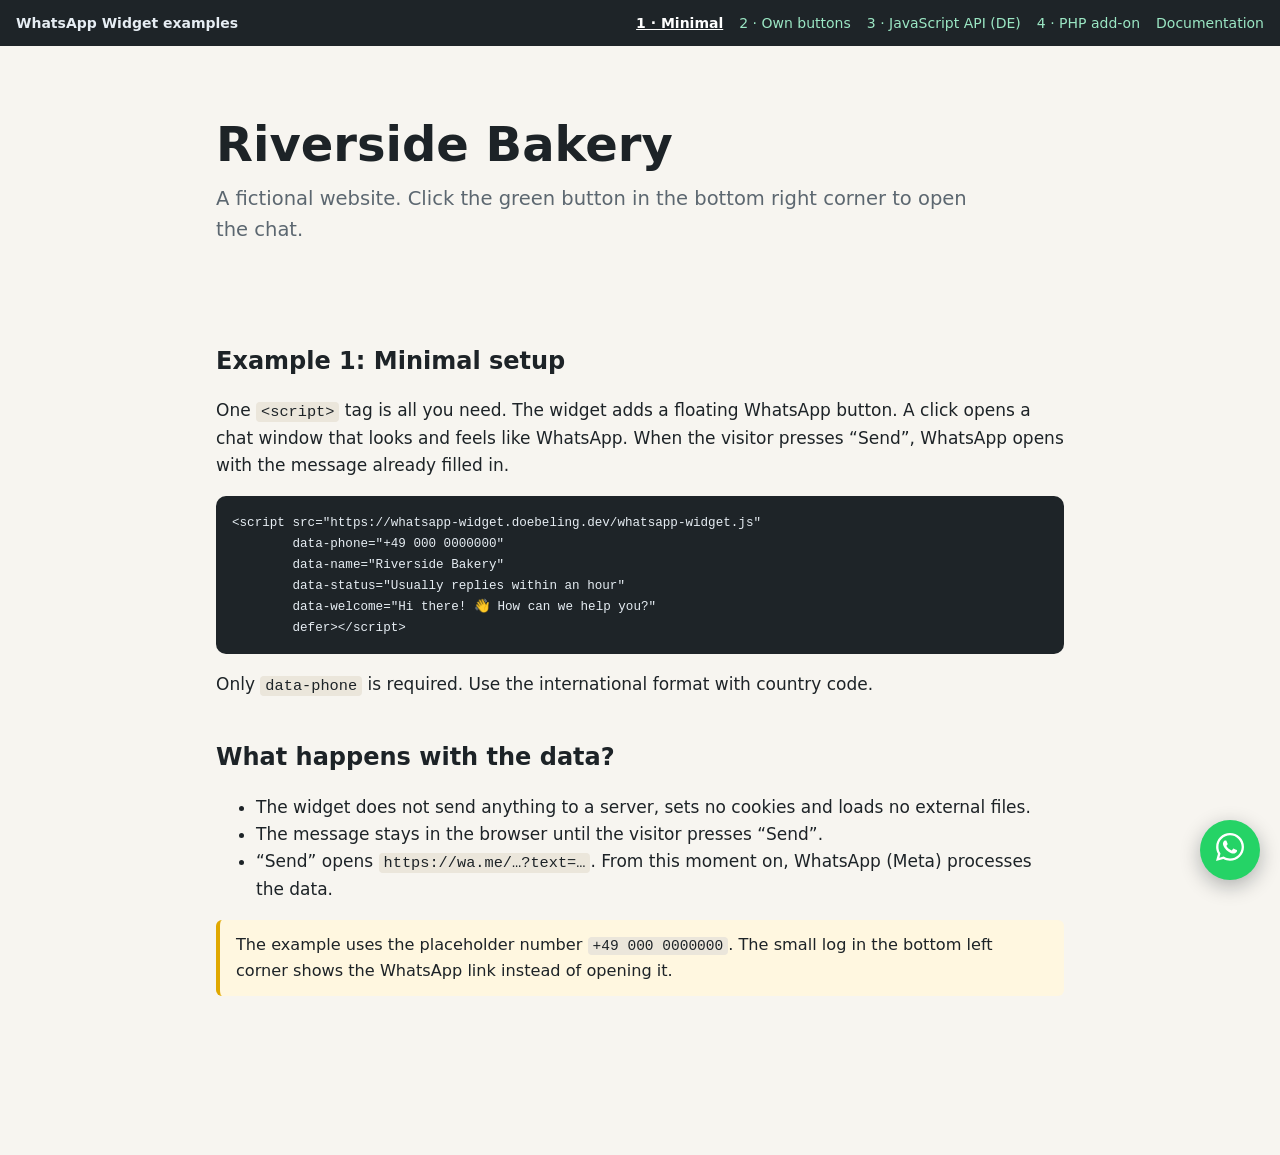
<file: examples/01-minimal.html>
<!DOCTYPE html>
<html lang="en">
<head>
  <meta charset="utf-8">
  <meta name="viewport" content="width=device-width, initial-scale=1">
  <title>Example 1: Minimal setup – WhatsApp Widget</title>
  <link rel="stylesheet" href="assets/examples.css">
  <!-- Demo helper, not needed on your site -->
  <script src="assets/demo.js"></script>
</head>
<body>

<nav class="demo-nav" aria-label="Examples">
  <strong>WhatsApp Widget examples</strong>
  <a href="01-minimal.html" aria-current="page">1 · Minimal</a>
  <a href="02-external-button.html">2 · Own buttons</a>
  <a href="03-javascript-api.html">3 · JavaScript API (DE)</a>
  <a href="04-php-addon.html">4 · PHP add-on</a>
  <a href="../">Documentation</a>
</nav>

<main class="page">
  <header class="hero">
    <h1>Riverside Bakery</h1>
    <p>A fictional website. Click the green button in the bottom right corner to open the chat.</p>
  </header>

  <section>
    <h2>Example 1: Minimal setup</h2>
    <p>One <code>&lt;script&gt;</code> tag is all you need. The widget adds a floating WhatsApp button.
      A click opens a chat window that looks and feels like WhatsApp. When the visitor presses
      “Send”, WhatsApp opens with the message already filled in.</p>
    <pre><code>&lt;script src="https://whatsapp-widget.doebeling.dev/whatsapp-widget.js"
        data-phone="+49 000 0000000"
        data-name="Riverside Bakery"
        data-status="Usually replies within an hour"
        data-welcome="Hi there! 👋 How can we help you?"
        defer&gt;&lt;/script&gt;</code></pre>
    <p>Only <code>data-phone</code> is required. Use the international format with country code.</p>
  </section>

  <section>
    <h2>What happens with the data?</h2>
    <ul>
      <li>The widget does not send anything to a server, sets no cookies and loads no external files.</li>
      <li>The message stays in the browser until the visitor presses “Send”.</li>
      <li>“Send” opens <code>https://wa.me/…?text=…</code>. From this moment on, WhatsApp (Meta) processes the data.</li>
    </ul>
    <p class="note">The example uses the placeholder number <code>+49 000 0000000</code>. The small log in the bottom left
      corner shows the WhatsApp link instead of opening it.</p>
  </section>
</main>

<script src="../whatsapp-widget.js"
        data-phone="+49 000 0000000"
        data-name="Riverside Bakery"
        data-status="Usually replies within an hour"
        data-welcome="Hi there! 👋 How can we help you?"
        defer></script>
</body>
</html>
</file>
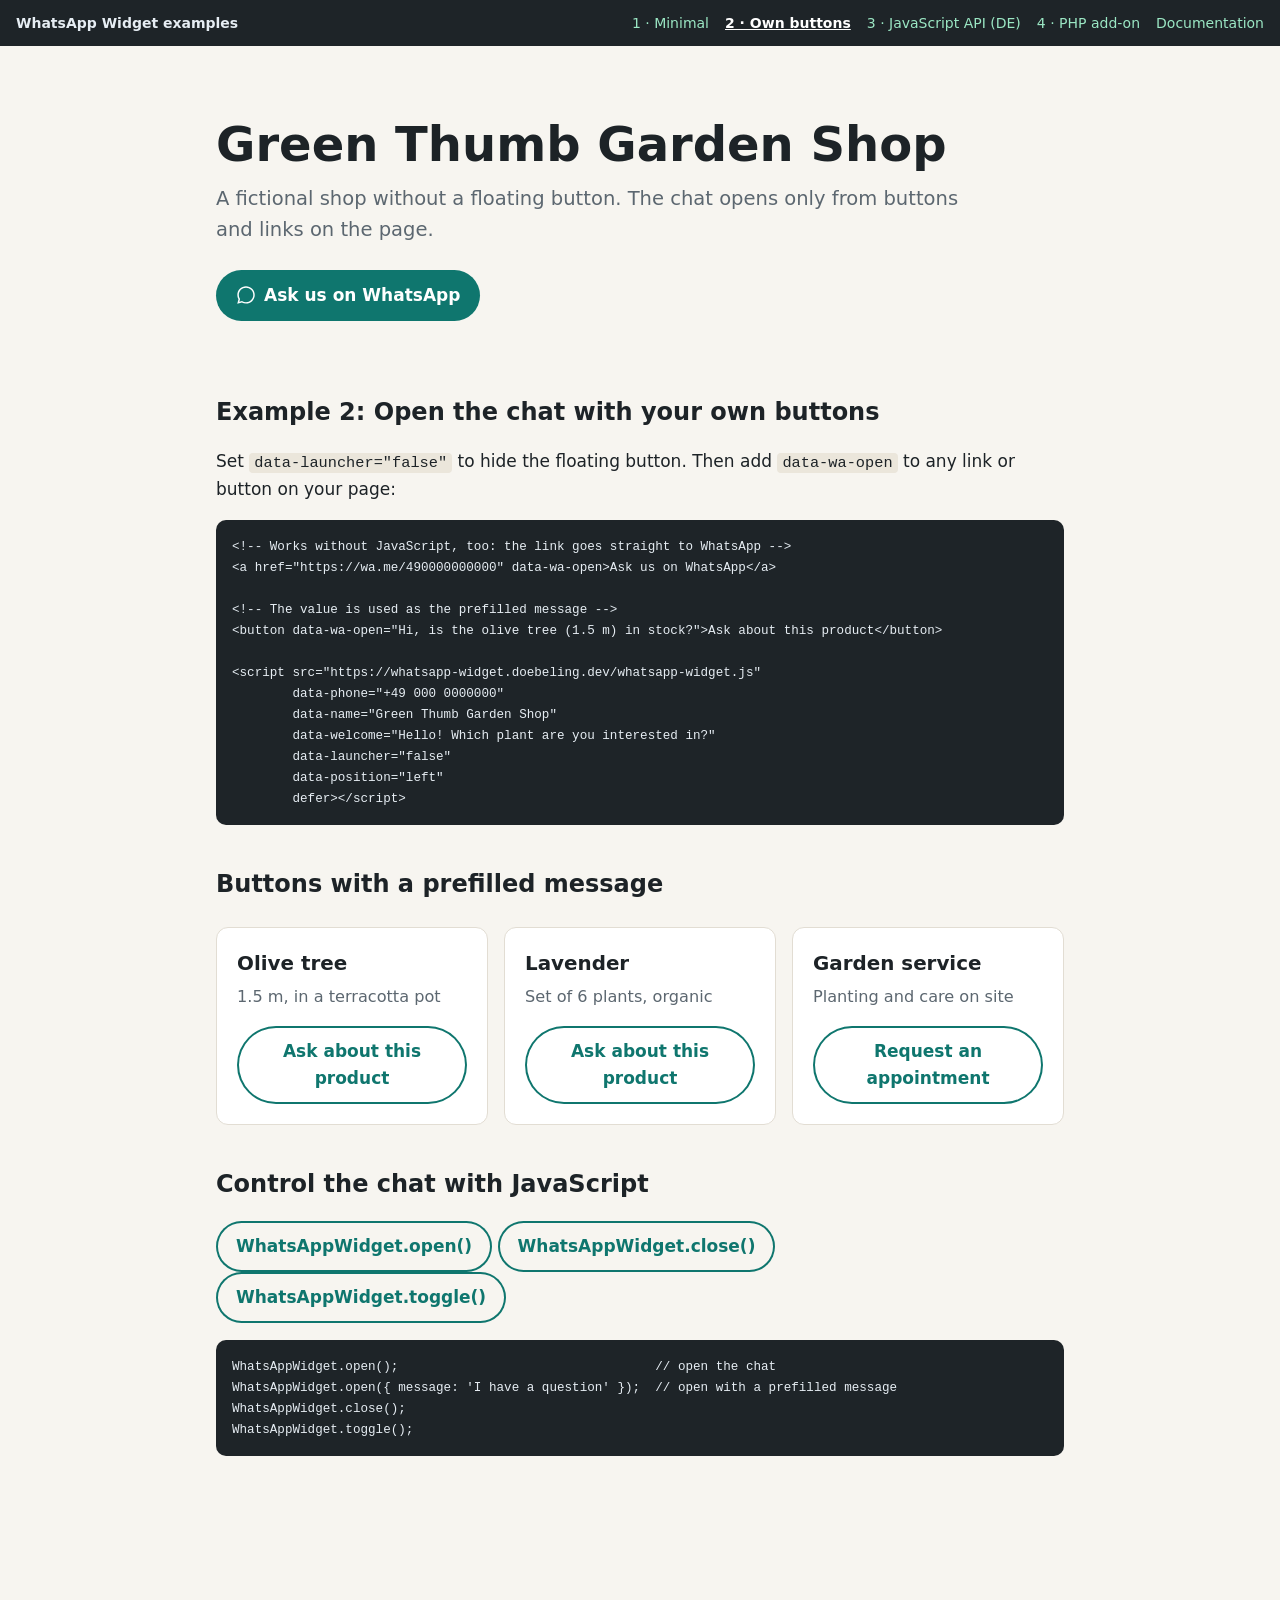
<file: examples/02-external-button.html>
<!DOCTYPE html>
<html lang="en">
<head>
  <meta charset="utf-8">
  <meta name="viewport" content="width=device-width, initial-scale=1">
  <title>Example 2: Open with your own buttons – WhatsApp Widget</title>
  <link rel="stylesheet" href="assets/examples.css">
  <!-- Demo helper, not needed on your site -->
  <script src="assets/demo.js" data-log="right"></script>
</head>
<body>

<nav class="demo-nav" aria-label="Examples">
  <strong>WhatsApp Widget examples</strong>
  <a href="01-minimal.html">1 · Minimal</a>
  <a href="02-external-button.html" aria-current="page">2 · Own buttons</a>
  <a href="03-javascript-api.html">3 · JavaScript API (DE)</a>
  <a href="04-php-addon.html">4 · PHP add-on</a>
  <a href="../">Documentation</a>
</nav>

<main class="page">
  <header class="hero">
    <h1>Green Thumb Garden Shop</h1>
    <p>A fictional shop without a floating button. The chat opens only from buttons and links on the page.</p>
    <a class="button" href="https://wa.me/490000000000" data-wa-open>
      <svg viewBox="0 0 448 512" aria-hidden="true"><path d="M380.9 97.1C339 55.1 283.2 32 223.9 32c-122.4 0-222 99.6-222 222 0 39.1 10.2 77.3 29.6 111L0 480l117.7-30.9c32.4 17.7 68.9 27 106.1 27h.1c122.3 0 224.1-99.6 224.1-222 0-59.3-25.2-115-67.1-157zm-157 341.6c-33.2 0-65.7-8.9-94-25.7l-6.7-4-69.8 18.3L72 359.2l-4.4-7c-18.5-29.4-28.2-63.3-28.2-98.2 0-101.7 82.8-184.5 184.6-184.5 49.3 0 95.6 19.2 130.4 54.1 34.8 34.9 56.2 81.2 56.1 130.5 0 101.8-84.9 184.6-186.6 184.6z"/></svg>
      Ask us on WhatsApp
    </a>
  </header>

  <section>
    <h2>Example 2: Open the chat with your own buttons</h2>
    <p>Set <code>data-launcher="false"</code> to hide the floating button. Then add
      <code>data-wa-open</code> to any link or button on your page:</p>
    <pre><code>&lt;!-- Works without JavaScript, too: the link goes straight to WhatsApp --&gt;
&lt;a href="https://wa.me/490000000000" data-wa-open&gt;Ask us on WhatsApp&lt;/a&gt;

&lt;!-- The value is used as the prefilled message --&gt;
&lt;button data-wa-open="Hi, is the olive tree (1.5 m) in stock?"&gt;Ask about this product&lt;/button&gt;

&lt;script src="https://whatsapp-widget.doebeling.dev/whatsapp-widget.js"
        data-phone="+49 000 0000000"
        data-name="Green Thumb Garden Shop"
        data-welcome="Hello! Which plant are you interested in?"
        data-launcher="false"
        data-position="left"
        defer&gt;&lt;/script&gt;</code></pre>
  </section>

  <section>
    <h2>Buttons with a prefilled message</h2>
    <div class="card-grid">
      <article class="card">
        <h3>Olive tree</h3>
        <p>1.5 m, in a terracotta pot</p>
        <button class="button secondary" type="button" data-wa-open="Hi, is the olive tree (1.5 m) in stock?">Ask about this product</button>
      </article>
      <article class="card">
        <h3>Lavender</h3>
        <p>Set of 6 plants, organic</p>
        <button class="button secondary" type="button" data-wa-open="Hi, do you ship the organic lavender set?">Ask about this product</button>
      </article>
      <article class="card">
        <h3>Garden service</h3>
        <p>Planting and care on site</p>
        <button class="button secondary" type="button" data-wa-open="Hi, I would like an appointment for the garden service.">Request an appointment</button>
      </article>
    </div>
  </section>

  <section>
    <h2>Control the chat with JavaScript</h2>
    <p>
      <button class="button secondary" type="button" onclick="WhatsAppWidget.open()">WhatsAppWidget.open()</button>
      <button class="button secondary" type="button" onclick="WhatsAppWidget.close()">WhatsAppWidget.close()</button>
      <button class="button secondary" type="button" onclick="WhatsAppWidget.toggle()">WhatsAppWidget.toggle()</button>
    </p>
    <pre><code>WhatsAppWidget.open();                                  // open the chat
WhatsAppWidget.open({ message: 'I have a question' });  // open with a prefilled message
WhatsAppWidget.close();
WhatsAppWidget.toggle();</code></pre>
  </section>
</main>

<script src="../whatsapp-widget.js"
        data-phone="+49 000 0000000"
        data-name="Green Thumb Garden Shop"
        data-welcome="Hello! Which plant are you interested in?"
        data-launcher="false"
        data-position="left"
        defer></script>
</body>
</html>
</file>
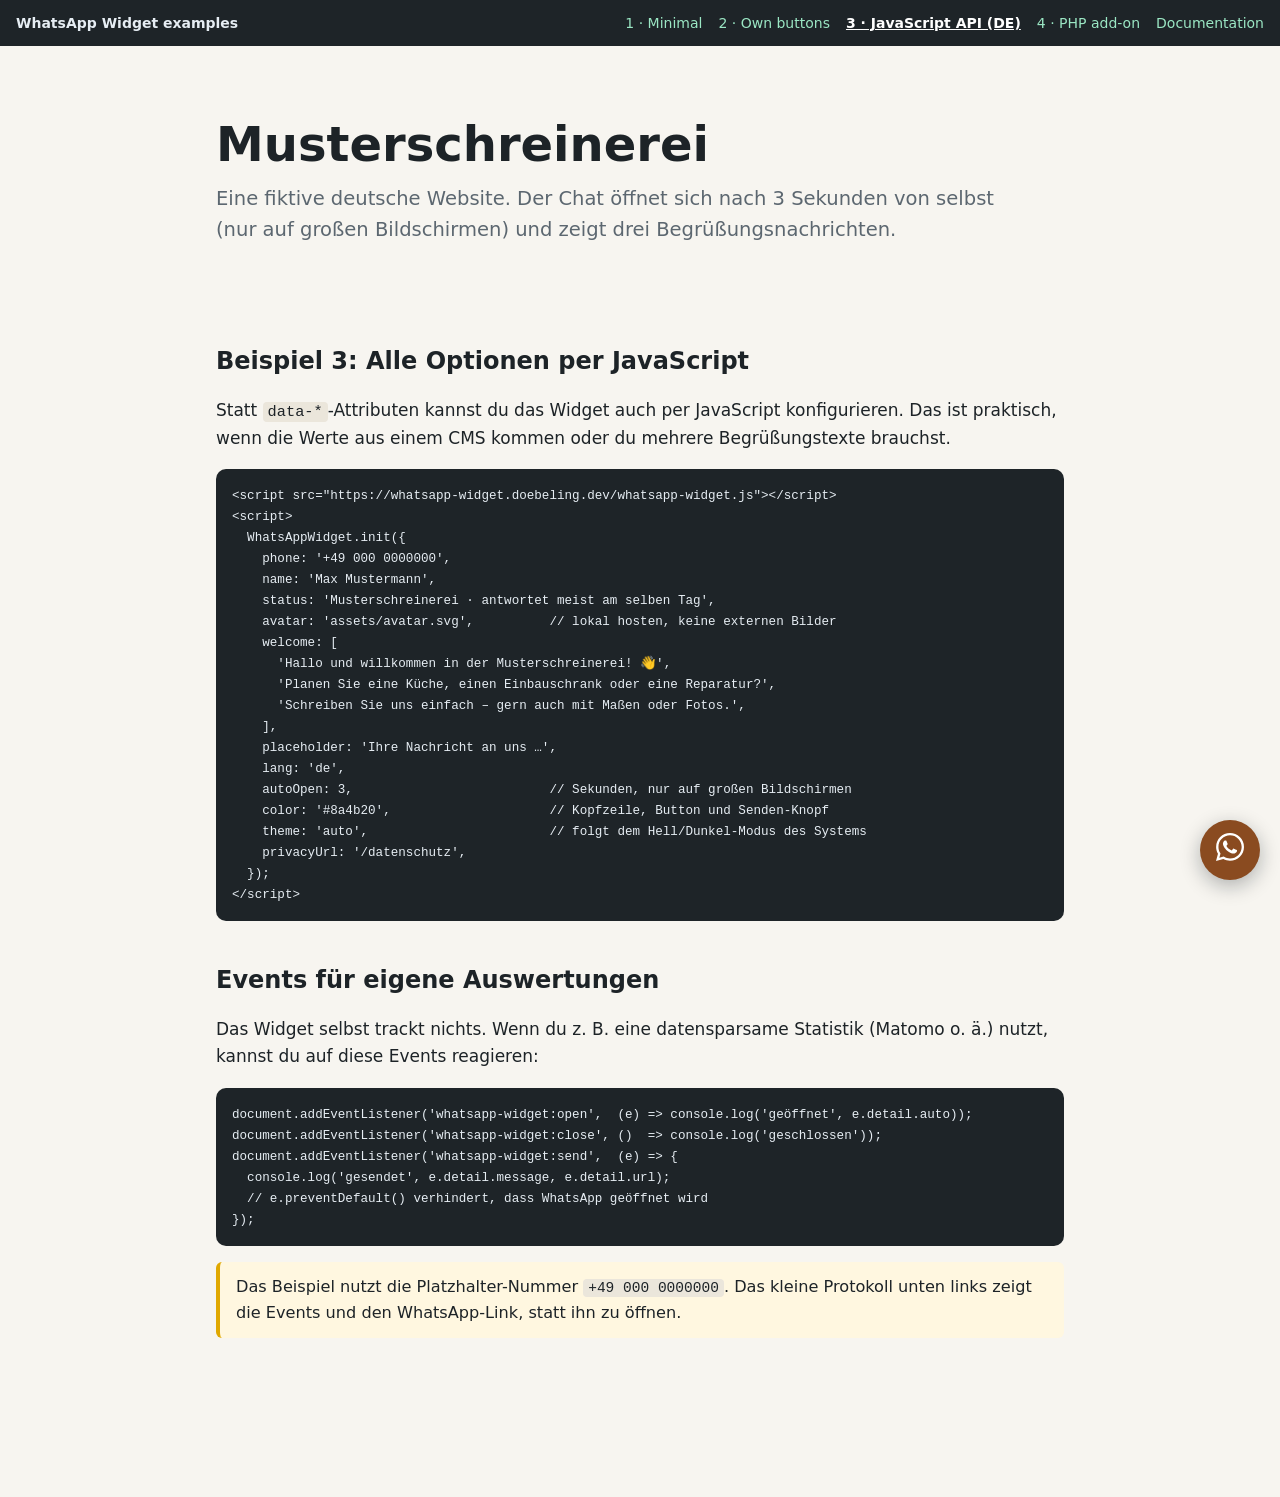
<file: examples/03-javascript-api.html>
<!DOCTYPE html>
<html lang="de">
<head>
  <meta charset="utf-8">
  <meta name="viewport" content="width=device-width, initial-scale=1">
  <title>Beispiel 3: Konfiguration per JavaScript – WhatsApp Widget</title>
  <link rel="stylesheet" href="assets/examples.css">
  <!-- Demo-Helfer, auf deiner Website nicht nötig -->
  <script src="assets/demo.js"></script>
</head>
<body>

<nav class="demo-nav" aria-label="Beispiele">
  <strong>WhatsApp Widget examples</strong>
  <a href="01-minimal.html">1 · Minimal</a>
  <a href="02-external-button.html">2 · Own buttons</a>
  <a href="03-javascript-api.html" aria-current="page">3 · JavaScript API (DE)</a>
  <a href="04-php-addon.html">4 · PHP add-on</a>
  <a href="../">Documentation</a>
</nav>

<main class="page">
  <header class="hero">
    <h1>Musterschreinerei</h1>
    <p>Eine fiktive deutsche Website. Der Chat öffnet sich nach 3 Sekunden von selbst
      (nur auf großen Bildschirmen) und zeigt drei Begrüßungsnachrichten.</p>
  </header>

  <section>
    <h2>Beispiel 3: Alle Optionen per JavaScript</h2>
    <p>Statt <code>data-*</code>-Attributen kannst du das Widget auch per JavaScript konfigurieren.
      Das ist praktisch, wenn die Werte aus einem CMS kommen oder du mehrere Begrüßungstexte brauchst.</p>
    <pre><code>&lt;script src="https://whatsapp-widget.doebeling.dev/whatsapp-widget.js"&gt;&lt;/script&gt;
&lt;script&gt;
  WhatsAppWidget.init({
    phone: '+49 000 0000000',
    name: 'Max Mustermann',
    status: 'Musterschreinerei · antwortet meist am selben Tag',
    avatar: 'assets/avatar.svg',          // lokal hosten, keine externen Bilder
    welcome: [
      'Hallo und willkommen in der Musterschreinerei! 👋',
      'Planen Sie eine Küche, einen Einbauschrank oder eine Reparatur?',
      'Schreiben Sie uns einfach – gern auch mit Maßen oder Fotos.',
    ],
    placeholder: 'Ihre Nachricht an uns …',
    lang: 'de',
    autoOpen: 3,                          // Sekunden, nur auf großen Bildschirmen
    color: '#8a4b20',                     // Kopfzeile, Button und Senden-Knopf
    theme: 'auto',                        // folgt dem Hell/Dunkel-Modus des Systems
    privacyUrl: '/datenschutz',
  });
&lt;/script&gt;</code></pre>
  </section>

  <section>
    <h2>Events für eigene Auswertungen</h2>
    <p>Das Widget selbst trackt nichts. Wenn du z. B. eine datensparsame Statistik (Matomo o. ä.) nutzt,
      kannst du auf diese Events reagieren:</p>
    <pre><code>document.addEventListener('whatsapp-widget:open',  (e) =&gt; console.log('geöffnet', e.detail.auto));
document.addEventListener('whatsapp-widget:close', ()  =&gt; console.log('geschlossen'));
document.addEventListener('whatsapp-widget:send',  (e) =&gt; {
  console.log('gesendet', e.detail.message, e.detail.url);
  // e.preventDefault() verhindert, dass WhatsApp geöffnet wird
});</code></pre>
    <p class="note">Das Beispiel nutzt die Platzhalter-Nummer <code>+49 000 0000000</code>. Das kleine Protokoll unten links
      zeigt die Events und den WhatsApp-Link, statt ihn zu öffnen.</p>
  </section>
</main>

<script src="../whatsapp-widget.js"></script>
<script>
  WhatsAppWidget.init({
    phone: '+49 000 0000000',
    name: 'Max Mustermann',
    status: 'Musterschreinerei · antwortet meist am selben Tag',
    avatar: 'assets/avatar.svg',
    welcome: [
      'Hallo und willkommen in der Musterschreinerei! 👋',
      'Planen Sie eine Küche, einen Einbauschrank oder eine Reparatur?',
      'Schreiben Sie uns einfach – gern auch mit Maßen oder Fotos.',
    ],
    placeholder: 'Ihre Nachricht an uns …',
    lang: 'de',
    autoOpen: 3,
    color: '#8a4b20',
    theme: 'auto',
    privacyUrl: '/datenschutz',
  });
</script>
</body>
</html>
</file>
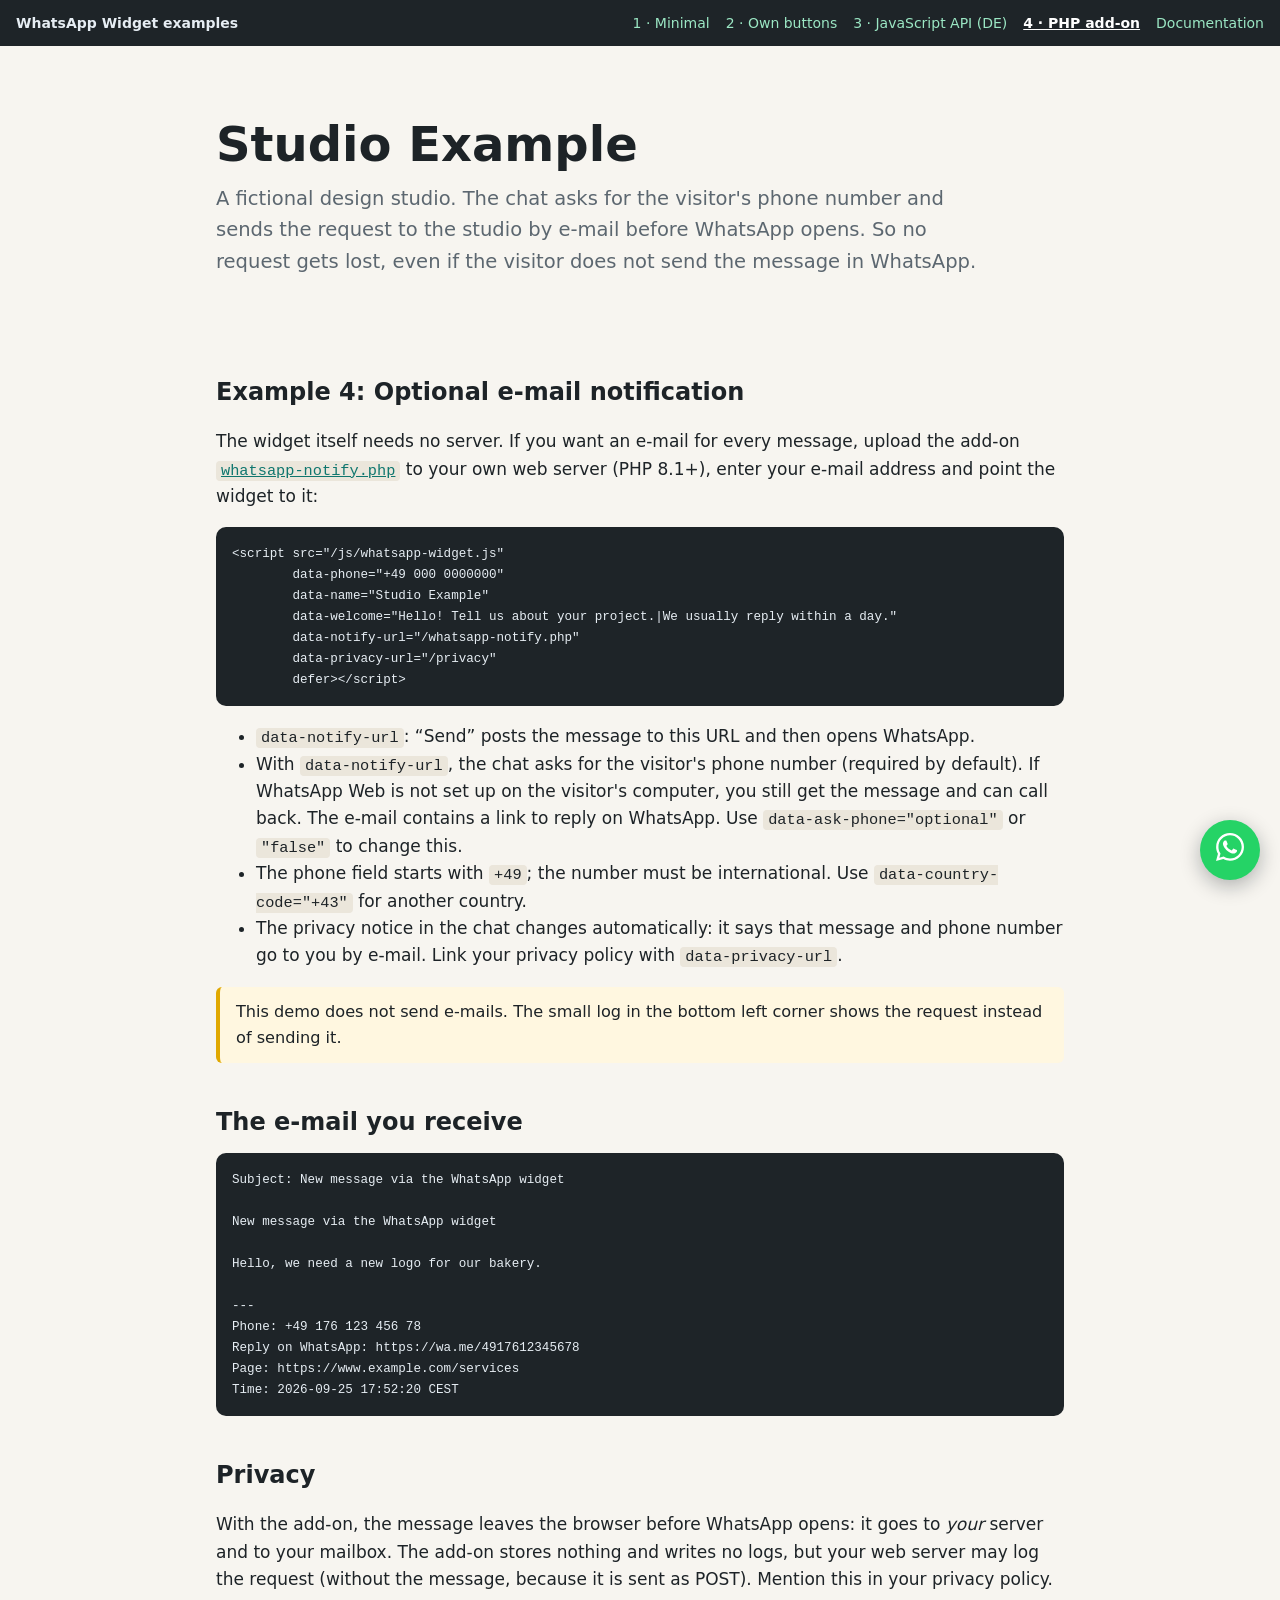
<file: examples/04-php-addon.html>
<!DOCTYPE html>
<html lang="en">
<head>
  <meta charset="utf-8">
  <meta name="viewport" content="width=device-width, initial-scale=1">
  <title>Example 4: E-mail notification with the PHP add-on – WhatsApp Widget</title>
  <link rel="stylesheet" href="assets/examples.css">
  <!-- Demo helper, not needed on your site -->
  <script src="assets/demo.js"></script>
</head>
<body>

<nav class="demo-nav" aria-label="Examples">
  <strong>WhatsApp Widget examples</strong>
  <a href="01-minimal.html">1 · Minimal</a>
  <a href="02-external-button.html">2 · Own buttons</a>
  <a href="03-javascript-api.html">3 · JavaScript API (DE)</a>
  <a href="04-php-addon.html" aria-current="page">4 · PHP add-on</a>
  <a href="../">Documentation</a>
</nav>

<main class="page">
  <header class="hero">
    <h1>Studio Example</h1>
    <p>A fictional design studio. The chat asks for the visitor's phone number and sends the request to the
      studio by e-mail before WhatsApp opens. So no request gets lost, even if the visitor does not send the
      message in WhatsApp.</p>
  </header>

  <section>
    <h2>Example 4: Optional e-mail notification</h2>
    <p>The widget itself needs no server. If you want an e-mail for every message, upload the add-on
      <a href="https://github.com/DOEBELING/WhatsApp-Widget/blob/main/addons/php/whatsapp-notify.php"><code>whatsapp-notify.php</code></a>
      to your own web server (PHP 8.1+), enter your e-mail address and point the widget to it:</p>
    <pre><code>&lt;script src="/js/whatsapp-widget.js"
        data-phone="+49 000 0000000"
        data-name="Studio Example"
        data-welcome="Hello! Tell us about your project.|We usually reply within a day."
        data-notify-url="/whatsapp-notify.php"
        data-privacy-url="/privacy"
        defer&gt;&lt;/script&gt;</code></pre>
    <ul>
      <li><code>data-notify-url</code>: “Send” posts the message to this URL and then opens WhatsApp.</li>
      <li>With <code>data-notify-url</code>, the chat asks for the visitor's phone number (required by default).
        If WhatsApp Web is not set up on the visitor's computer, you still get the message and can call back.
        The e-mail contains a link to reply on WhatsApp. Use <code>data-ask-phone="optional"</code> or
        <code>"false"</code> to change this.</li>
      <li>The phone field starts with <code>+49</code>; the number must be international. Use
        <code>data-country-code="+43"</code> for another country.</li>
      <li>The privacy notice in the chat changes automatically: it says that message and phone number go to you by
        e-mail. Link your privacy policy with <code>data-privacy-url</code>.</li>
    </ul>
    <p class="note">This demo does not send e-mails. The small log in the bottom left corner shows the request instead
      of sending it.</p>
  </section>

  <section>
    <h2>The e-mail you receive</h2>
    <pre><code>Subject: New message via the WhatsApp widget

New message via the WhatsApp widget

Hello, we need a new logo for our bakery.

---
Phone: +49 176 123 456 78
Reply on WhatsApp: https://wa.me/4917612345678
Page: https://www.example.com/services
Time: 2026-09-25 17:52:20 CEST</code></pre>
  </section>

  <section id="privacy">
    <h2>Privacy</h2>
    <p>With the add-on, the message leaves the browser before WhatsApp opens: it goes to <em>your</em> server and to
      your mailbox. The add-on stores nothing and writes no logs, but your web server may log the request (without the
      message, because it is sent as POST). Mention this in your privacy policy.</p>
  </section>
</main>

<script src="../whatsapp-widget.js"
        data-phone="+49 000 0000000"
        data-name="Studio Example"
        data-welcome="Hello! Tell us about your project.|We usually reply within a day."
        data-notify-url="/whatsapp-notify.php"
        data-privacy-url="#privacy"
        defer></script>
</body>
</html>
</file>
<file: examples/assets/examples.css>
/* Styles for the example pages only. The widget brings its own styles. */
:root {
  --bg: #f7f5f0;
  --surface: #fff;
  --text: #1d2327;
  --muted: #5c6770;
  --border: #e2ddd3;
  --accent: #0f766e;
  --code-bg: #1e2428;
  --code-text: #e6edf3;
  color-scheme: light;
}

* { box-sizing: border-box; }

body {
  margin: 0;
  background: var(--bg);
  color: var(--text);
  font: 17px/1.6 system-ui, -apple-system, "Segoe UI", Roboto, Helvetica, Arial, sans-serif;
}

a { color: var(--accent); }

.page {
  max-width: 880px;
  margin: 0 auto;
  padding: 24px 16px 120px;
}

.demo-nav {
  display: flex;
  flex-wrap: wrap;
  gap: 8px 16px;
  align-items: center;
  padding: 12px 16px;
  background: var(--code-bg);
  color: var(--code-text);
  font-size: 14px;
}
.demo-nav a { color: #9be7c4; text-decoration: none; }
.demo-nav a[aria-current="page"] { color: #fff; font-weight: 600; text-decoration: underline; }
.demo-nav strong { margin-right: auto; }

.hero {
  padding: 48px 0 32px;
}
.hero h1 {
  margin: 0 0 12px;
  font-size: clamp(2rem, 5vw, 3rem);
  line-height: 1.1;
}
.hero p { margin: 0 0 24px; max-width: 40em; color: var(--muted); font-size: 1.15em; }

.button {
  display: inline-flex;
  align-items: center;
  gap: 8px;
  padding: 12px 20px;
  border: 0;
  border-radius: 999px;
  background: var(--accent);
  color: #fff;
  font: inherit;
  font-weight: 600;
  text-decoration: none;
  cursor: pointer;
}
.button.secondary { background: transparent; color: var(--accent); box-shadow: inset 0 0 0 2px var(--accent); }
.button svg { width: 20px; height: 20px; fill: currentColor; }

.card-grid {
  display: grid;
  grid-template-columns: repeat(auto-fit, minmax(220px, 1fr));
  gap: 16px;
  margin: 24px 0;
}
.card {
  padding: 20px;
  background: var(--surface);
  border: 1px solid var(--border);
  border-radius: 12px;
}
.card h3 { margin: 0 0 4px; }
.card p { margin: 0 0 16px; color: var(--muted); font-size: .95em; }

section { margin: 40px 0; }
h2 { font-size: 1.5rem; margin: 0 0 12px; }

pre {
  margin: 12px 0;
  padding: 16px;
  overflow-x: auto;
  background: var(--code-bg);
  color: var(--code-text);
  border-radius: 10px;
  font: 14px/1.5 ui-monospace, SFMono-Regular, Menlo, Consolas, monospace;
}
code { font-family: ui-monospace, SFMono-Regular, Menlo, Consolas, monospace; font-size: .9em; }
p code, li code, td code { padding: 1px 5px; background: #ebe6db; border-radius: 4px; }

table { width: 100%; border-collapse: collapse; font-size: .95em; }
th, td { padding: 8px 10px; border-bottom: 1px solid var(--border); text-align: left; vertical-align: top; }

.note {
  padding: 12px 16px;
  background: #fff7e0;
  border-left: 4px solid #e0a800;
  border-radius: 6px;
  font-size: .95em;
}

/* Demo log (see demo.js) */
.demo-log {
  position: fixed;
  bottom: 16px;
  left: 16px;
  z-index: 10;
  width: min(380px, calc(100vw - 32px));
  max-height: 40vh;
  overflow: auto;
  padding: 10px 12px;
  background: rgba(30, 36, 40, .94);
  color: var(--code-text);
  border-radius: 10px;
  font: 12.5px/1.45 ui-monospace, SFMono-Regular, Menlo, Consolas, monospace;
  box-shadow: 0 8px 24px rgba(0, 0, 0, .25);
}
.demo-log.right { left: auto; right: 16px; }
.demo-log:empty { display: none; }
.demo-log div + div { margin-top: 6px; padding-top: 6px; border-top: 1px solid rgba(255, 255, 255, .12); }
.demo-log a { color: #9be7c4; word-break: break-all; }
.demo-log b { color: #fff; }

@media (max-width: 600px) {
  .demo-log { display: none; }
}
</file>
